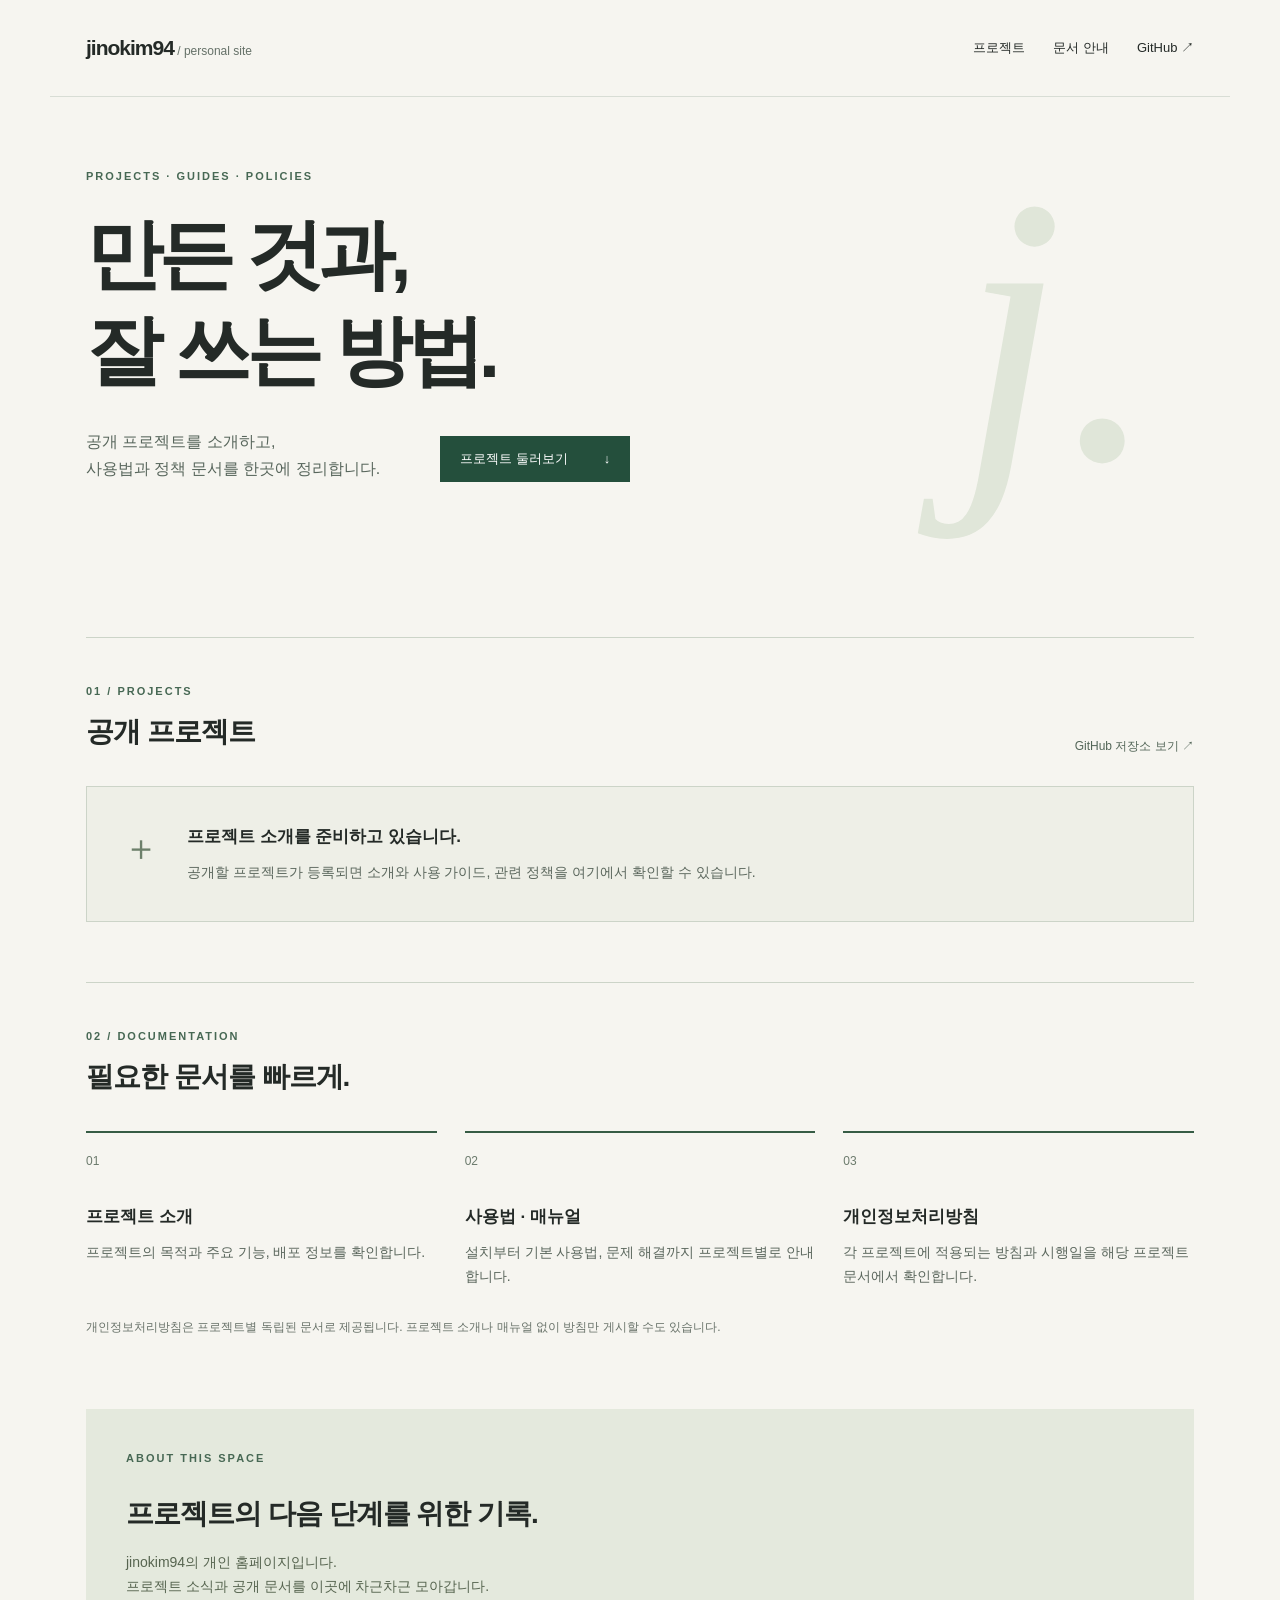
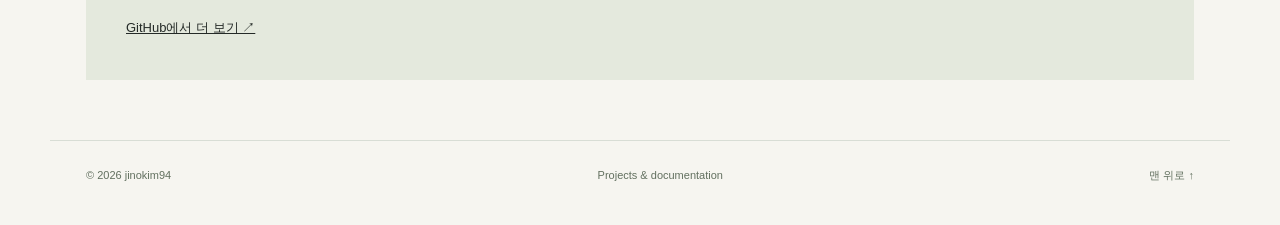
<file: index.html>
<!doctype html>
<html lang="ko"><head><meta charset="utf-8"><meta name="viewport" content="width=device-width,initial-scale=1"><meta name="description" content="jinokim94의 공개 프로젝트와 사용 가이드, 프로젝트별 정책 문서를 모았습니다."><title>jinokim94 — Projects & Docs</title><link rel="stylesheet" href="style.css"></head>
<body><a class="skip" href="#main">본문으로 이동</a><header><a class="brand" href="./">jinokim94<span> / personal site</span></a><nav aria-label="주요 메뉴"><a href="#projects">프로젝트</a><a href="#documents">문서 안내</a><a href="https://github.com/jinokim94">GitHub ↗</a></nav></header>
<main id="main"><section class="hero"><p class="eyebrow">PROJECTS · GUIDES · POLICIES</p><h1>만든 것과,<br>잘 쓰는 방법.</h1><div class="intro"><p>공개 프로젝트를 소개하고,<br>사용법과 정책 문서를 한곳에 정리합니다.</p><a class="button" href="#projects">프로젝트 둘러보기 <span>↓</span></a></div><span class="mark" aria-hidden="true">j.</span></section>
<section id="projects"><div class="section-title"><div><p class="eyebrow">01 / PROJECTS</p><h2>공개 프로젝트</h2></div><a href="https://github.com/jinokim94?tab=repositories&amp;type=public">GitHub 저장소 보기 ↗</a></div><div class="empty"><span class="number">＋</span><div><h3>프로젝트 소개를 준비하고 있습니다.</h3><p>공개할 프로젝트가 등록되면 소개와 사용 가이드, 관련 정책을 여기에서 확인할 수 있습니다.</p></div></div></section>
<section id="documents"><div class="section-title"><div><p class="eyebrow">02 / DOCUMENTATION</p><h2>필요한 문서를 빠르게.</h2></div></div><div class="docs"><article><span>01</span><h3>프로젝트 소개</h3><p>프로젝트의 목적과 주요 기능, 배포 정보를 확인합니다.</p></article><article><span>02</span><h3>사용법 · 매뉴얼</h3><p>설치부터 기본 사용법, 문제 해결까지 프로젝트별로 안내합니다.</p></article><article><span>03</span><h3>개인정보처리방침</h3><p>각 프로젝트에 적용되는 방침과 시행일을 해당 프로젝트 문서에서 확인합니다.</p></article></div><p class="note">개인정보처리방침은 프로젝트별 독립된 문서로 제공됩니다. 프로젝트 소개나 매뉴얼 없이 방침만 게시할 수도 있습니다.</p></section>
<section class="about"><p class="eyebrow">ABOUT THIS SPACE</p><h2>프로젝트의 다음 단계를 위한 기록.</h2><p>jinokim94의 개인 홈페이지입니다.<br>프로젝트 소식과 공개 문서를 이곳에 차근차근 모아갑니다.</p><a href="https://github.com/jinokim94">GitHub에서 더 보기 ↗</a></section></main><footer><span>© 2026 jinokim94</span><span>Projects & documentation</span><a href="#main">맨 위로 ↑</a></footer></body></html>
</file>
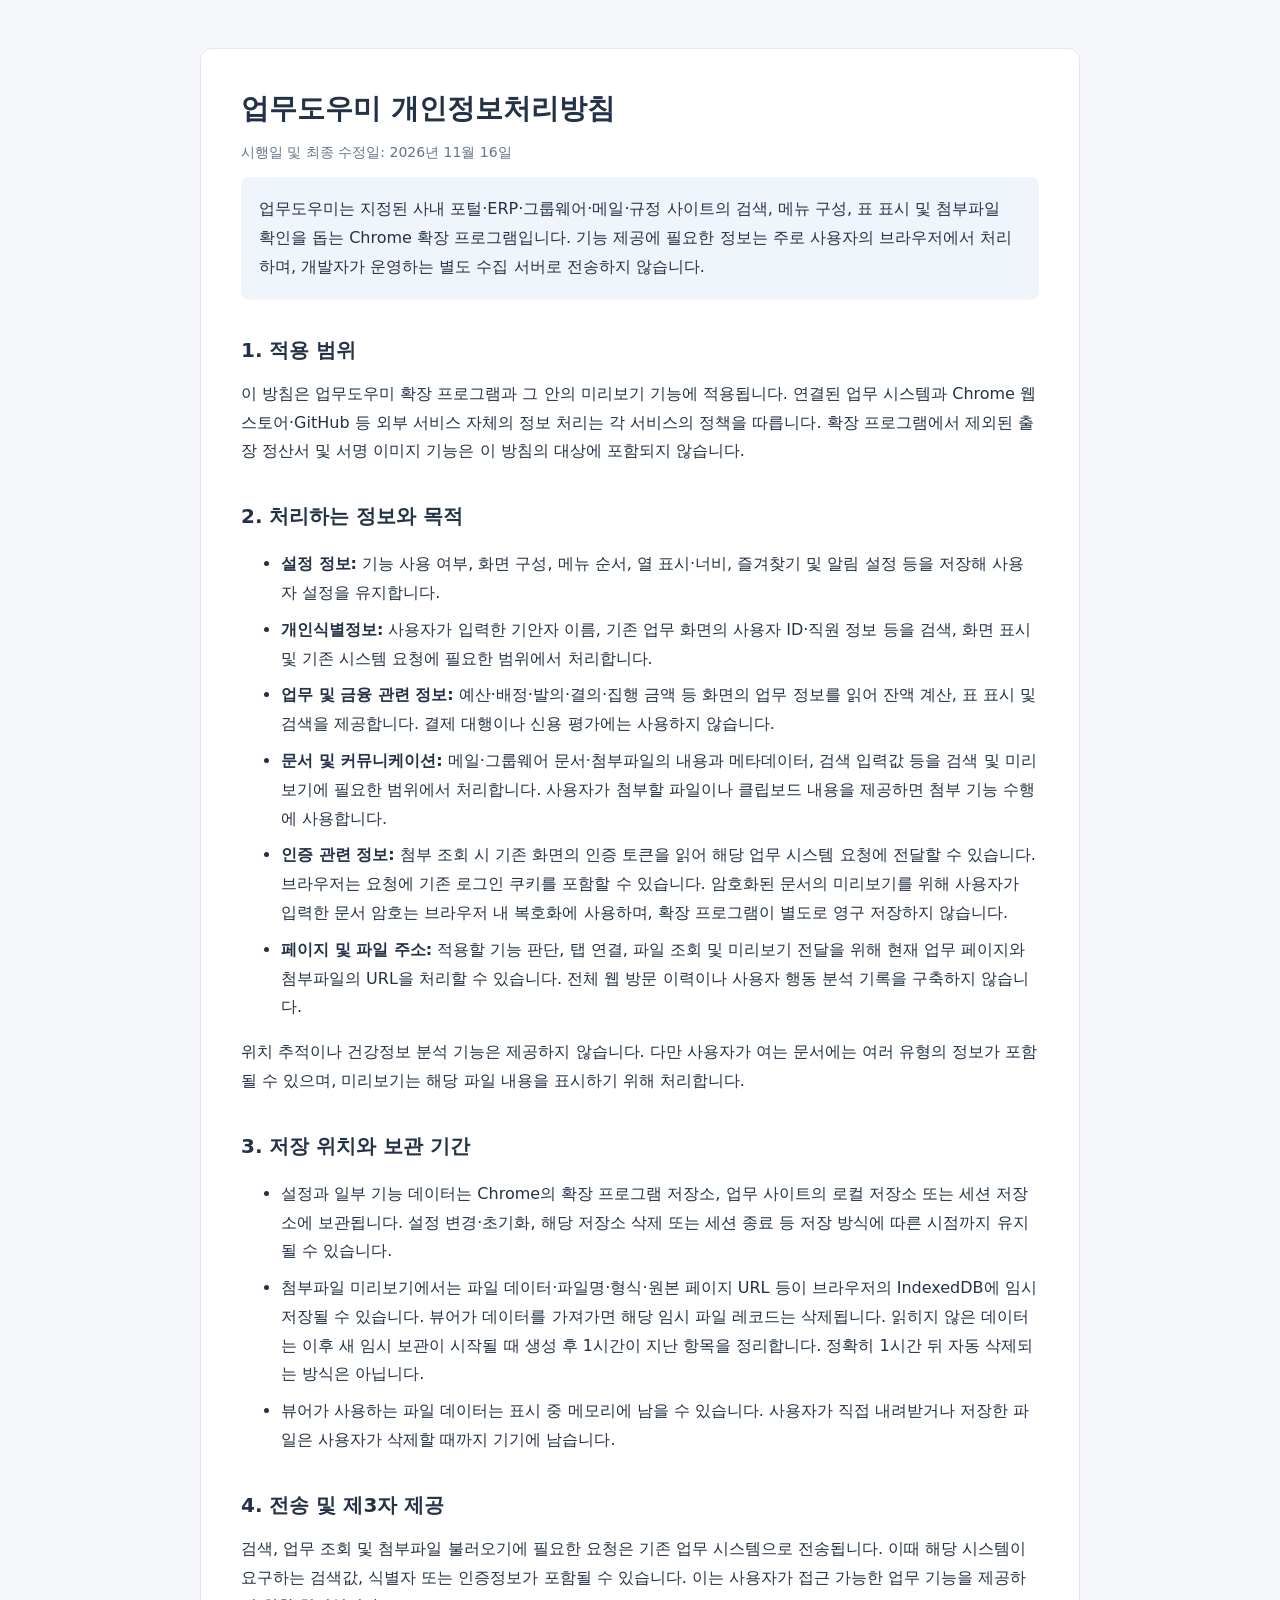
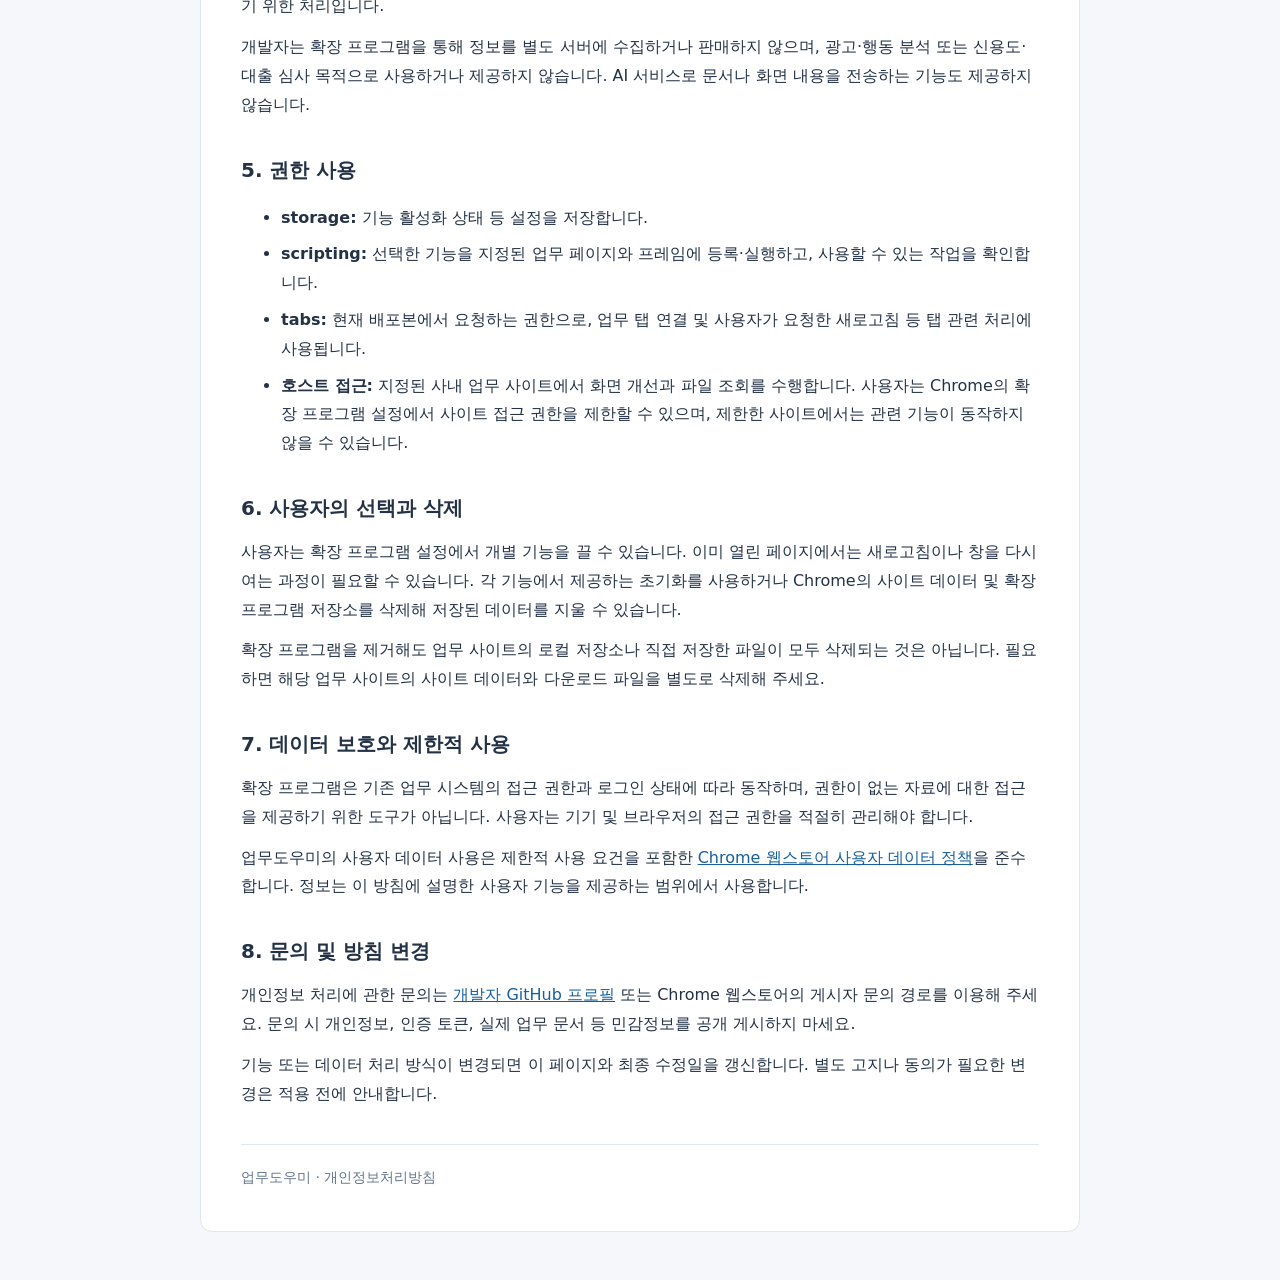
<file: ERP-CUSTOM/PrivacyPolicy/index.html>
<!doctype html>
<html lang="ko">
<head>
  <meta charset="utf-8">
  <meta name="viewport" content="width=device-width, initial-scale=1">
  <meta name="description" content="업무도우미 확장 프로그램의 개인정보 처리 및 데이터 사용 안내">
  <title>업무도우미 개인정보처리방침</title>
  <style>
    *{box-sizing:border-box}body{margin:0;background:#f5f7fa;color:#243247;font:16px/1.8 system-ui,"Malgun Gothic",sans-serif}main{max-width:880px;margin:48px auto;padding:40px;background:#fff;border:1px solid #e1e7ef;border-radius:12px}h1{font-size:28px;line-height:1.4;margin:0 0 12px}h2{font-size:20px;margin:32px 0 10px}p{margin:12px 0}.date{color:#64748b;font-size:14px}.intro{padding:18px;background:#f0f5fb;border-radius:8px}li{margin:8px 0}a{color:#175f9e;overflow-wrap:anywhere}footer{border-top:1px solid #e1e7ef;margin-top:36px;padding-top:20px;color:#64748b;font-size:14px}@media(max-width:600px){main{margin:0;padding:28px 20px;border:0;border-radius:0}h1{font-size:25px}}
  </style>
</head>
<body><main>
  <h1>업무도우미 개인정보처리방침</h1>
  <p class="date">시행일 및 최종 수정일: 2026년 11월 16일</p>
  <p class="intro">업무도우미는 지정된 사내 포털·ERP·그룹웨어·메일·규정 사이트의 검색, 메뉴 구성, 표 표시 및 첨부파일 확인을 돕는 Chrome 확장 프로그램입니다. 기능 제공에 필요한 정보는 주로 사용자의 브라우저에서 처리하며, 개발자가 운영하는 별도 수집 서버로 전송하지 않습니다.</p>

  <h2>1. 적용 범위</h2>
  <p>이 방침은 업무도우미 확장 프로그램과 그 안의 미리보기 기능에 적용됩니다. 연결된 업무 시스템과 Chrome 웹스토어·GitHub 등 외부 서비스 자체의 정보 처리는 각 서비스의 정책을 따릅니다. 확장 프로그램에서 제외된 출장 정산서 및 서명 이미지 기능은 이 방침의 대상에 포함되지 않습니다.</p>

  <h2>2. 처리하는 정보와 목적</h2>
  <ul>
    <li><strong>설정 정보:</strong> 기능 사용 여부, 화면 구성, 메뉴 순서, 열 표시·너비, 즐겨찾기 및 알림 설정 등을 저장해 사용자 설정을 유지합니다.</li>
    <li><strong>개인식별정보:</strong> 사용자가 입력한 기안자 이름, 기존 업무 화면의 사용자 ID·직원 정보 등을 검색, 화면 표시 및 기존 시스템 요청에 필요한 범위에서 처리합니다.</li>
    <li><strong>업무 및 금융 관련 정보:</strong> 예산·배정·발의·결의·집행 금액 등 화면의 업무 정보를 읽어 잔액 계산, 표 표시 및 검색을 제공합니다. 결제 대행이나 신용 평가에는 사용하지 않습니다.</li>
    <li><strong>문서 및 커뮤니케이션:</strong> 메일·그룹웨어 문서·첨부파일의 내용과 메타데이터, 검색 입력값 등을 검색 및 미리보기에 필요한 범위에서 처리합니다. 사용자가 첨부할 파일이나 클립보드 내용을 제공하면 첨부 기능 수행에 사용합니다.</li>
    <li><strong>인증 관련 정보:</strong> 첨부 조회 시 기존 화면의 인증 토큰을 읽어 해당 업무 시스템 요청에 전달할 수 있습니다. 브라우저는 요청에 기존 로그인 쿠키를 포함할 수 있습니다. 암호화된 문서의 미리보기를 위해 사용자가 입력한 문서 암호는 브라우저 내 복호화에 사용하며, 확장 프로그램이 별도로 영구 저장하지 않습니다.</li>
    <li><strong>페이지 및 파일 주소:</strong> 적용할 기능 판단, 탭 연결, 파일 조회 및 미리보기 전달을 위해 현재 업무 페이지와 첨부파일의 URL을 처리할 수 있습니다. 전체 웹 방문 이력이나 사용자 행동 분석 기록을 구축하지 않습니다.</li>
  </ul>
  <p>위치 추적이나 건강정보 분석 기능은 제공하지 않습니다. 다만 사용자가 여는 문서에는 여러 유형의 정보가 포함될 수 있으며, 미리보기는 해당 파일 내용을 표시하기 위해 처리합니다.</p>

  <h2>3. 저장 위치와 보관 기간</h2>
  <ul>
    <li>설정과 일부 기능 데이터는 Chrome의 확장 프로그램 저장소, 업무 사이트의 로컬 저장소 또는 세션 저장소에 보관됩니다. 설정 변경·초기화, 해당 저장소 삭제 또는 세션 종료 등 저장 방식에 따른 시점까지 유지될 수 있습니다.</li>
    <li>첨부파일 미리보기에서는 파일 데이터·파일명·형식·원본 페이지 URL 등이 브라우저의 IndexedDB에 임시 저장될 수 있습니다. 뷰어가 데이터를 가져가면 해당 임시 파일 레코드는 삭제됩니다. 읽히지 않은 데이터는 이후 새 임시 보관이 시작될 때 생성 후 1시간이 지난 항목을 정리합니다. 정확히 1시간 뒤 자동 삭제되는 방식은 아닙니다.</li>
    <li>뷰어가 사용하는 파일 데이터는 표시 중 메모리에 남을 수 있습니다. 사용자가 직접 내려받거나 저장한 파일은 사용자가 삭제할 때까지 기기에 남습니다.</li>
  </ul>

  <h2>4. 전송 및 제3자 제공</h2>
  <p>검색, 업무 조회 및 첨부파일 불러오기에 필요한 요청은 기존 업무 시스템으로 전송됩니다. 이때 해당 시스템이 요구하는 검색값, 식별자 또는 인증정보가 포함될 수 있습니다. 이는 사용자가 접근 가능한 업무 기능을 제공하기 위한 처리입니다.</p>
  <p>개발자는 확장 프로그램을 통해 정보를 별도 서버에 수집하거나 판매하지 않으며, 광고·행동 분석 또는 신용도·대출 심사 목적으로 사용하거나 제공하지 않습니다. AI 서비스로 문서나 화면 내용을 전송하는 기능도 제공하지 않습니다.</p>

  <h2>5. 권한 사용</h2>
  <ul>
    <li><strong>storage:</strong> 기능 활성화 상태 등 설정을 저장합니다.</li>
    <li><strong>scripting:</strong> 선택한 기능을 지정된 업무 페이지와 프레임에 등록·실행하고, 사용할 수 있는 작업을 확인합니다.</li>
    <li><strong>tabs:</strong> 현재 배포본에서 요청하는 권한으로, 업무 탭 연결 및 사용자가 요청한 새로고침 등 탭 관련 처리에 사용됩니다.</li>
    <li><strong>호스트 접근:</strong> 지정된 사내 업무 사이트에서 화면 개선과 파일 조회를 수행합니다. 사용자는 Chrome의 확장 프로그램 설정에서 사이트 접근 권한을 제한할 수 있으며, 제한한 사이트에서는 관련 기능이 동작하지 않을 수 있습니다.</li>
  </ul>

  <h2>6. 사용자의 선택과 삭제</h2>
  <p>사용자는 확장 프로그램 설정에서 개별 기능을 끌 수 있습니다. 이미 열린 페이지에서는 새로고침이나 창을 다시 여는 과정이 필요할 수 있습니다. 각 기능에서 제공하는 초기화를 사용하거나 Chrome의 사이트 데이터 및 확장 프로그램 저장소를 삭제해 저장된 데이터를 지울 수 있습니다.</p>
  <p>확장 프로그램을 제거해도 업무 사이트의 로컬 저장소나 직접 저장한 파일이 모두 삭제되는 것은 아닙니다. 필요하면 해당 업무 사이트의 사이트 데이터와 다운로드 파일을 별도로 삭제해 주세요.</p>

  <h2>7. 데이터 보호와 제한적 사용</h2>
  <p>확장 프로그램은 기존 업무 시스템의 접근 권한과 로그인 상태에 따라 동작하며, 권한이 없는 자료에 대한 접근을 제공하기 위한 도구가 아닙니다. 사용자는 기기 및 브라우저의 접근 권한을 적절히 관리해야 합니다.</p>
  <p>업무도우미의 사용자 데이터 사용은 제한적 사용 요건을 포함한 <a href="https://developer.chrome.com/docs/webstore/program-policies/user-data-faq">Chrome 웹스토어 사용자 데이터 정책</a>을 준수합니다. 정보는 이 방침에 설명한 사용자 기능을 제공하는 범위에서 사용합니다.</p>

  <h2>8. 문의 및 방침 변경</h2>
  <p>개인정보 처리에 관한 문의는 <a href="https://github.com/jinokim94">개발자 GitHub 프로필</a> 또는 Chrome 웹스토어의 게시자 문의 경로를 이용해 주세요. 문의 시 개인정보, 인증 토큰, 실제 업무 문서 등 민감정보를 공개 게시하지 마세요.</p>
  <p>기능 또는 데이터 처리 방식이 변경되면 이 페이지와 최종 수정일을 갱신합니다. 별도 고지나 동의가 필요한 변경은 적용 전에 안내합니다.</p>
  <footer>업무도우미 · 개인정보처리방침</footer>
</main></body></html>
</file>
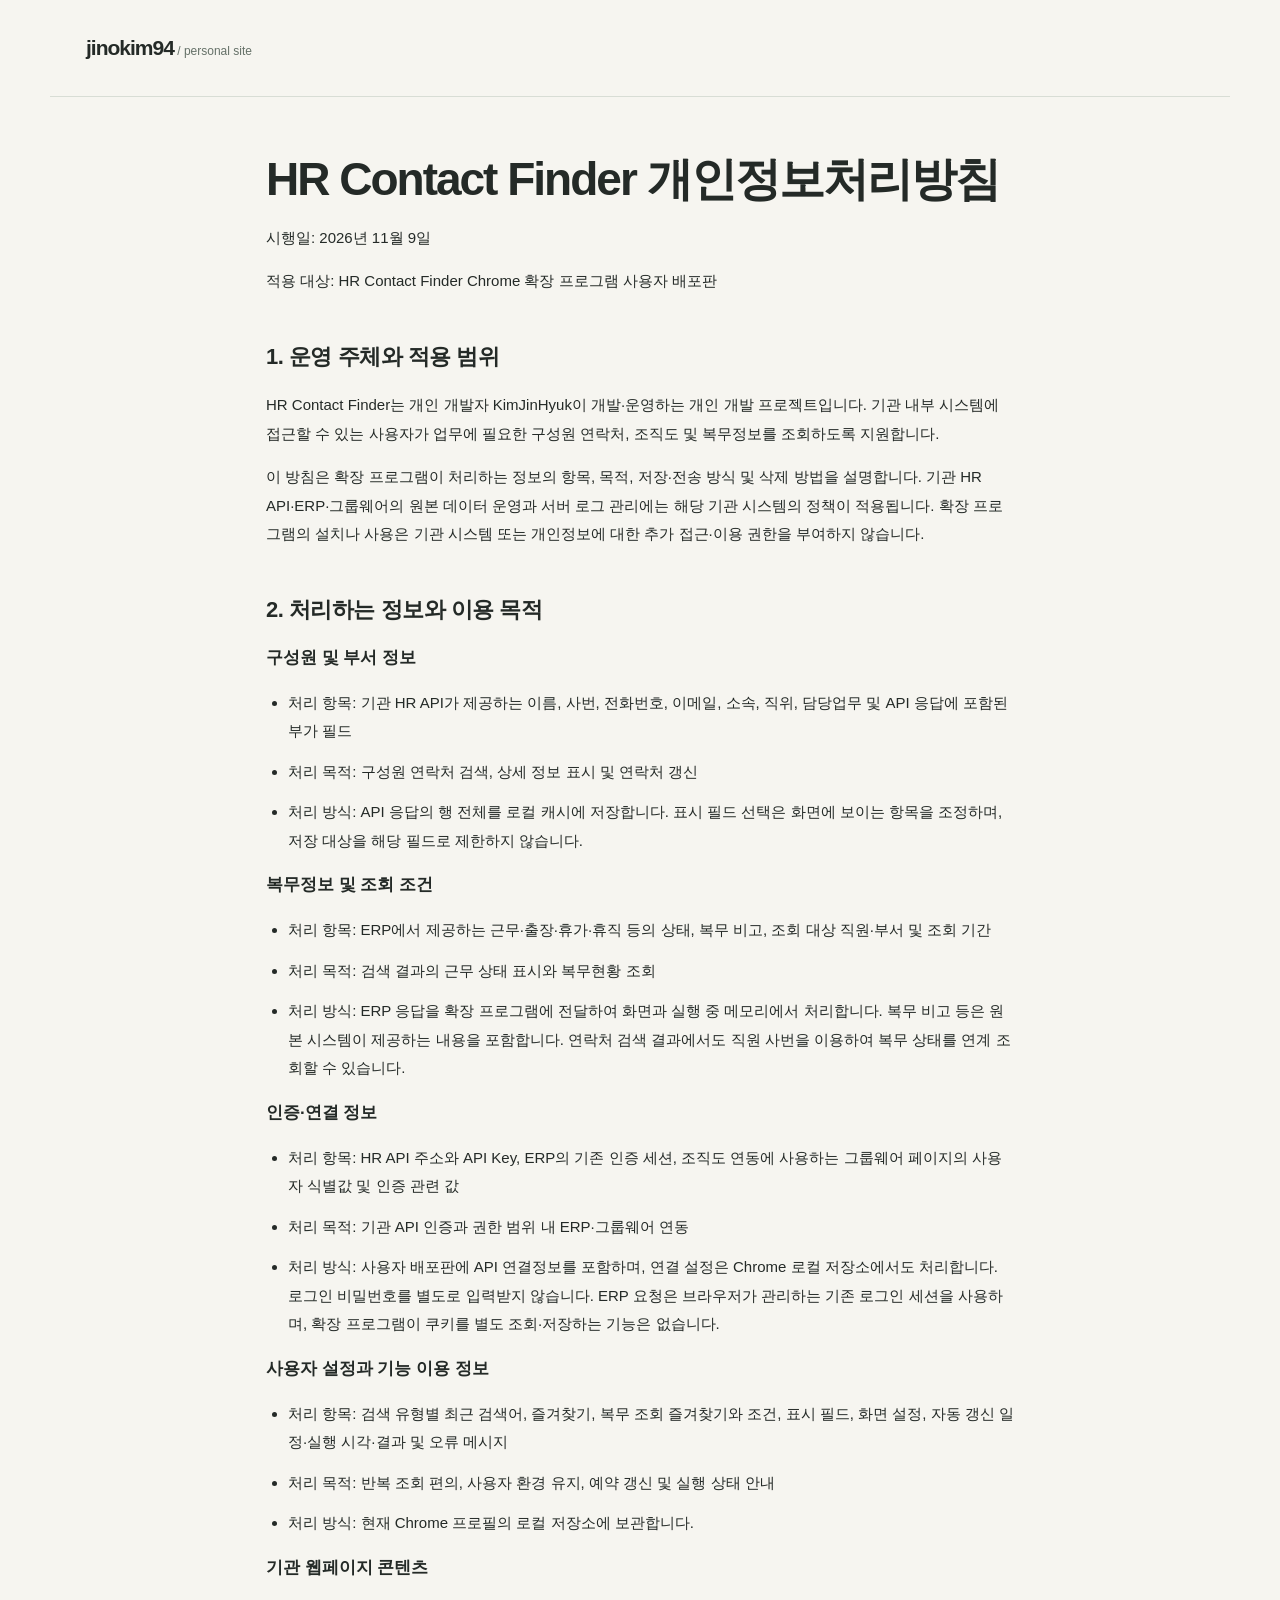
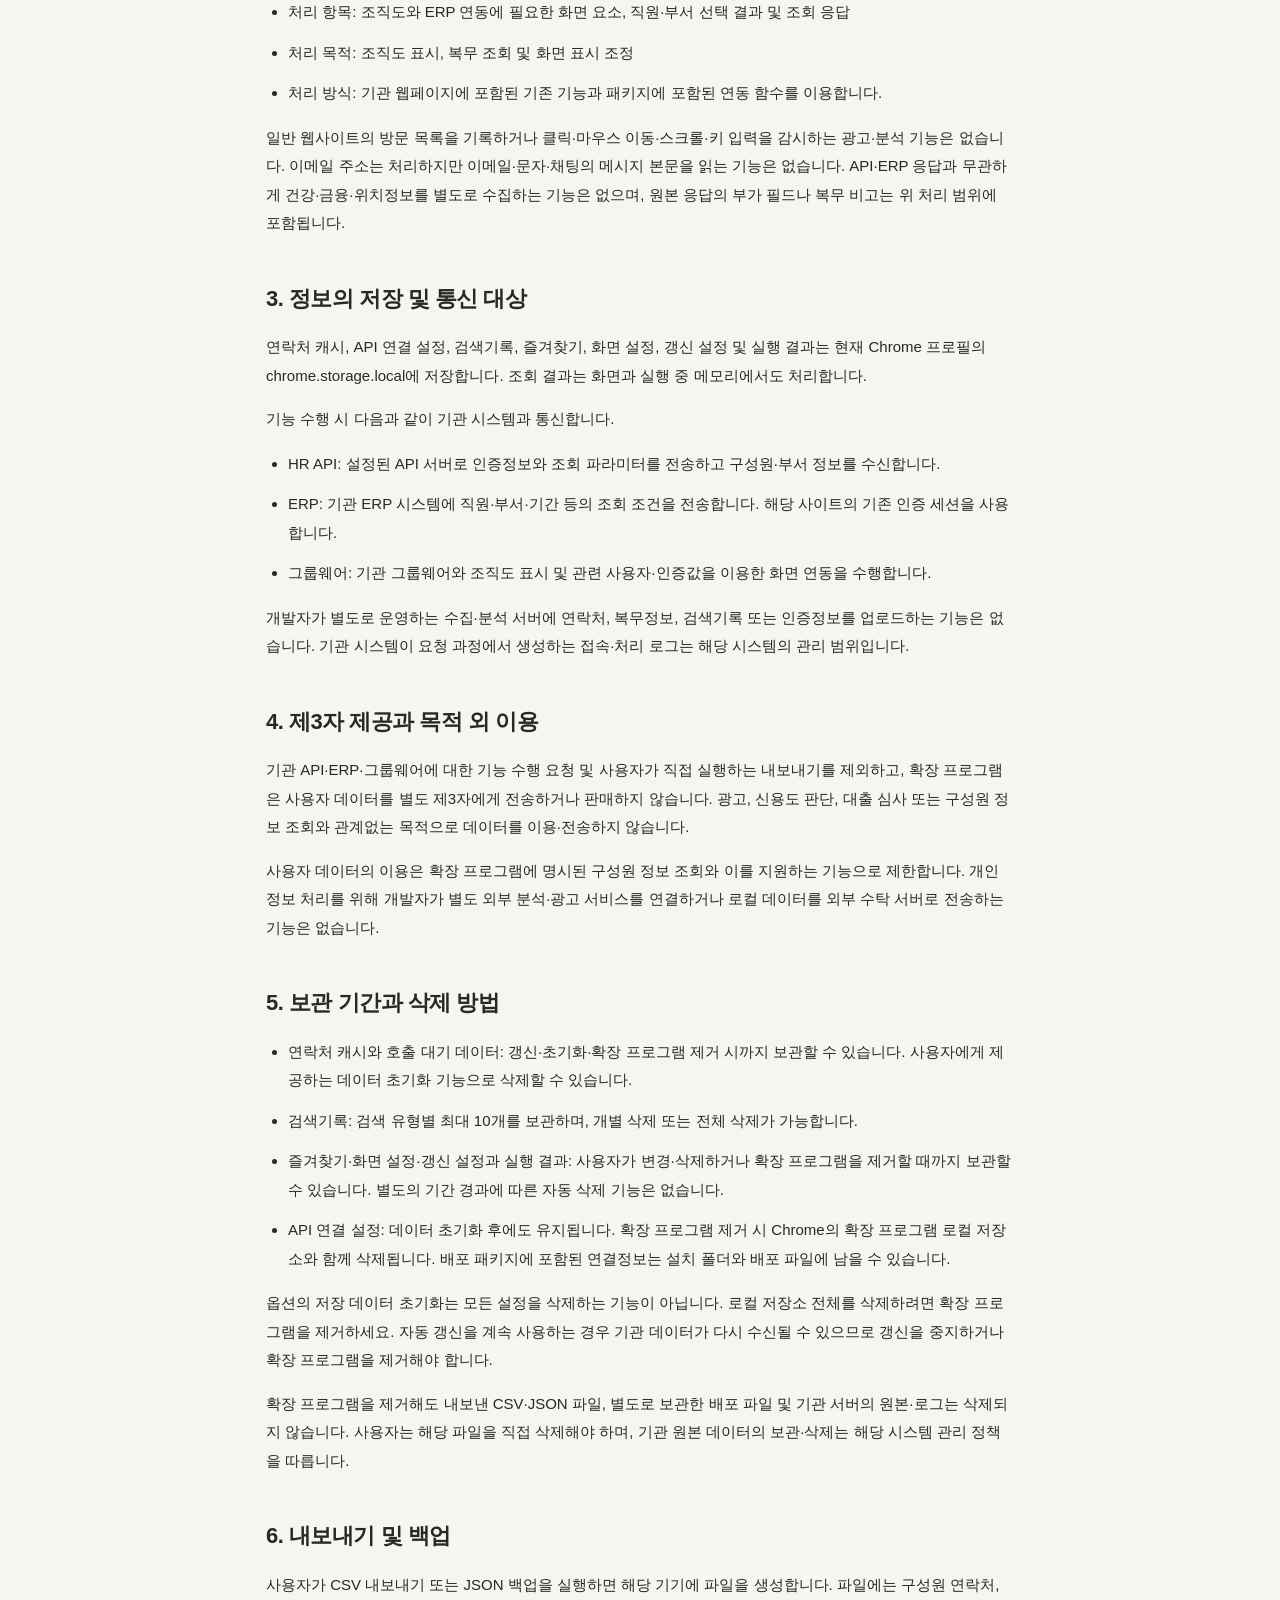
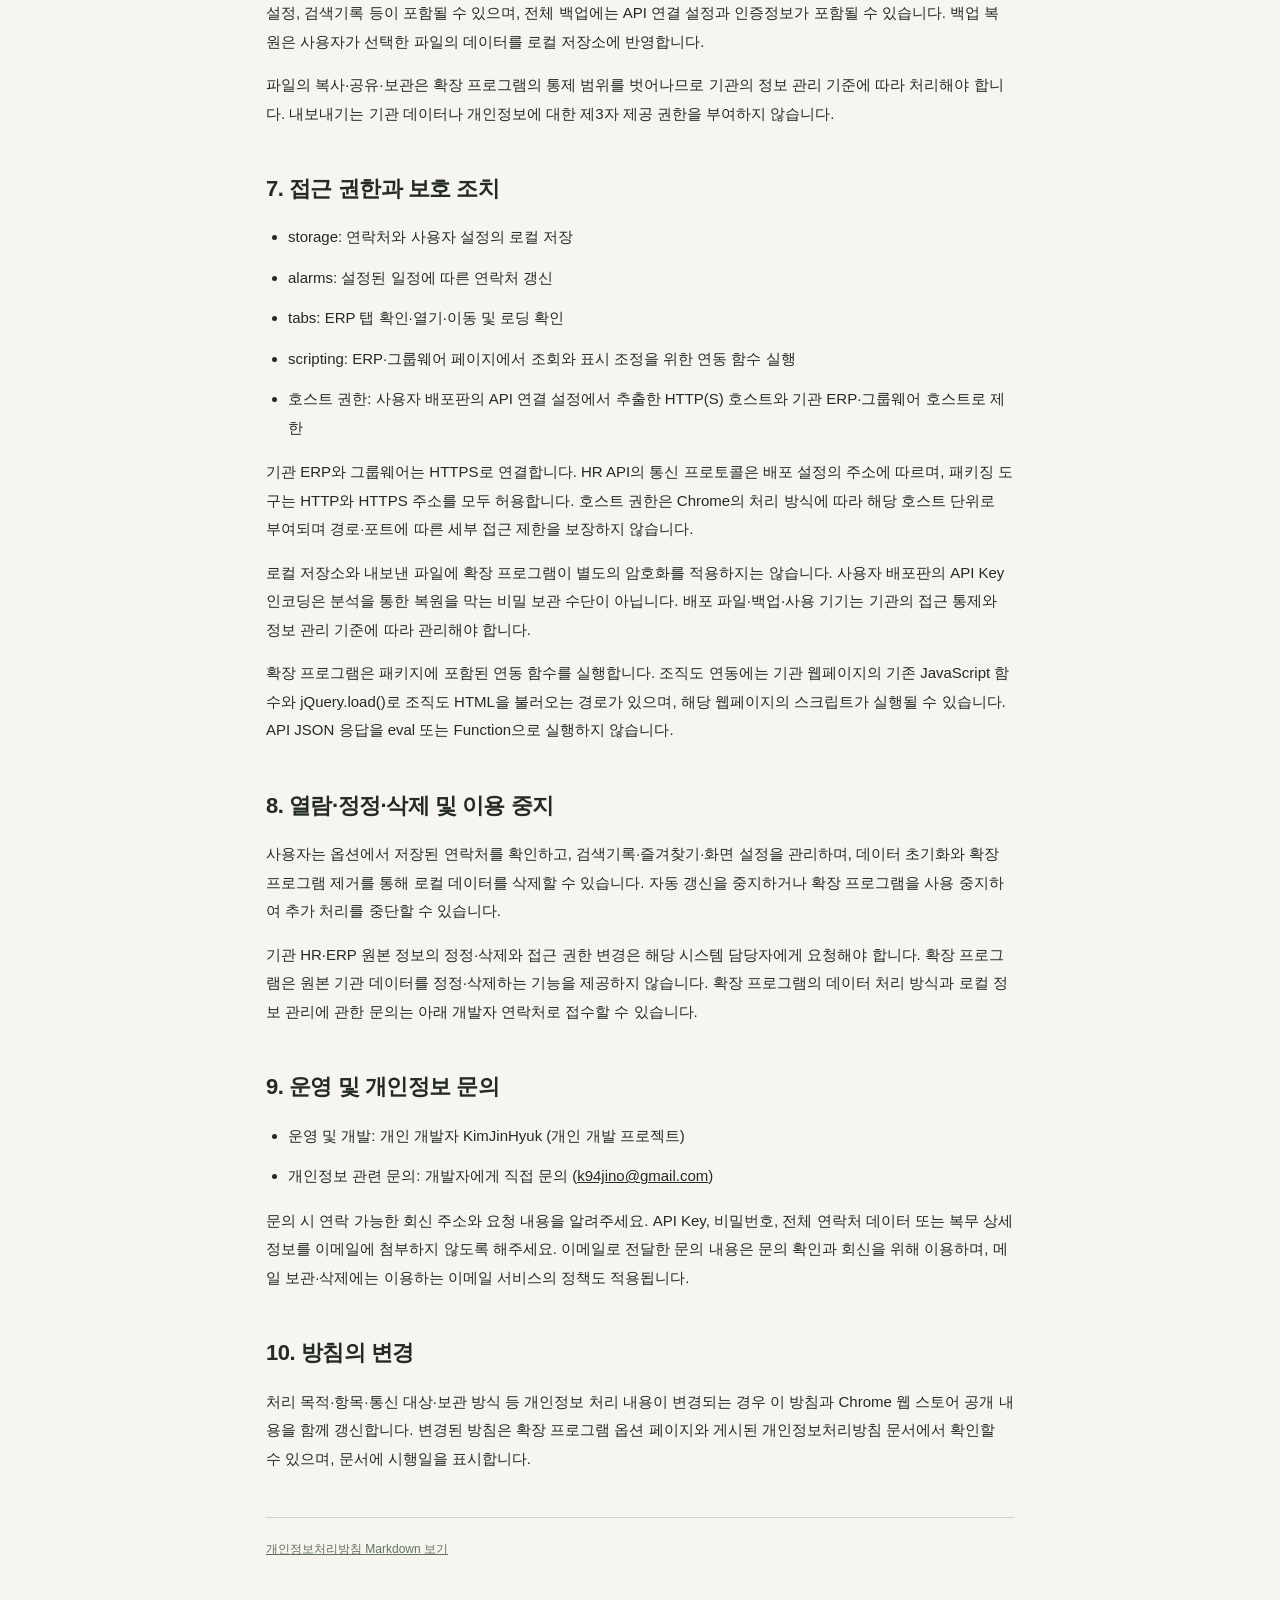
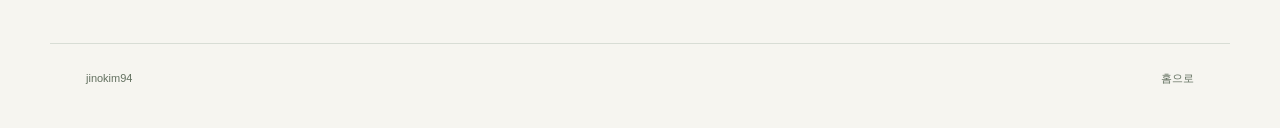
<file: userapi_extension/PrivacyPolicy/index.html>
<!doctype html>
<html lang="ko">
<head>
  <meta charset="utf-8">
  <meta name="viewport" content="width=device-width, initial-scale=1">
  <title>HR Contact Finder 개인정보처리방침</title>
  <link rel="canonical" href="https://jinokim94.github.io/userapi_extension/PrivacyPolicy/">
  <link rel="stylesheet" href="../../style.css">
  <style>
    .policy h2 {font-size:22px;margin:42px 0 16px;letter-spacing:-.5px}
    .policy p,.policy li {font-size:15px;line-height:1.9}
    .policy li {margin:12px 0}
    .policy blockquote {margin:28px 0;padding:16px 20px;border-left:3px solid #476854;background:#eeefe7;font-size:14px}
    .policy .source {border-top:1px solid #ccd4c8;margin-top:44px;padding-top:20px;font-size:12px;color:#62705f}
  </style>
</head>
<body>
  <a class="skip" href="#main">본문으로 이동</a>
  <header><a class="brand" href="../../">jinokim94<span> / personal site</span></a></header>
  <main id="main" class="document policy">
    <h1>HR Contact Finder 개인정보처리방침</h1>
    <p>시행일: 2026년 11월 9일</p>
    <p>적용 대상: HR Contact Finder Chrome 확장 프로그램 사용자 배포판</p>
    <h2>1. 운영 주체와 적용 범위</h2>
    <p>HR Contact Finder는 개인 개발자 KimJinHyuk이 개발·운영하는 개인 개발 프로젝트입니다. 기관 내부 시스템에 접근할 수 있는 사용자가 업무에 필요한 구성원 연락처, 조직도 및 복무정보를 조회하도록 지원합니다.</p>
    <p>이 방침은 확장 프로그램이 처리하는 정보의 항목, 목적, 저장·전송 방식 및 삭제 방법을 설명합니다. 기관 HR API·ERP·그룹웨어의 원본 데이터 운영과 서버 로그 관리에는 해당 기관 시스템의 정책이 적용됩니다. 확장 프로그램의 설치나 사용은 기관 시스템 또는 개인정보에 대한 추가 접근·이용 권한을 부여하지 않습니다.</p>
    <h2>2. 처리하는 정보와 이용 목적</h2>
    <h3>구성원 및 부서 정보</h3>
    <ul>
    <li>처리 항목: 기관 HR API가 제공하는 이름, 사번, 전화번호, 이메일, 소속, 직위, 담당업무 및 API 응답에 포함된 부가 필드</li>
    <li>처리 목적: 구성원 연락처 검색, 상세 정보 표시 및 연락처 갱신</li>
    <li>처리 방식: API 응답의 행 전체를 로컬 캐시에 저장합니다. 표시 필드 선택은 화면에 보이는 항목을 조정하며, 저장 대상을 해당 필드로 제한하지 않습니다.</li>
    </ul>
    <h3>복무정보 및 조회 조건</h3>
    <ul>
    <li>처리 항목: ERP에서 제공하는 근무·출장·휴가·휴직 등의 상태, 복무 비고, 조회 대상 직원·부서 및 조회 기간</li>
    <li>처리 목적: 검색 결과의 근무 상태 표시와 복무현황 조회</li>
    <li>처리 방식: ERP 응답을 확장 프로그램에 전달하여 화면과 실행 중 메모리에서 처리합니다. 복무 비고 등은 원본 시스템이 제공하는 내용을 포함합니다. 연락처 검색 결과에서도 직원 사번을 이용하여 복무 상태를 연계 조회할 수 있습니다.</li>
    </ul>
    <h3>인증·연결 정보</h3>
    <ul>
    <li>처리 항목: HR API 주소와 API Key, ERP의 기존 인증 세션, 조직도 연동에 사용하는 그룹웨어 페이지의 사용자 식별값 및 인증 관련 값</li>
    <li>처리 목적: 기관 API 인증과 권한 범위 내 ERP·그룹웨어 연동</li>
    <li>처리 방식: 사용자 배포판에 API 연결정보를 포함하며, 연결 설정은 Chrome 로컬 저장소에서도 처리합니다. 로그인 비밀번호를 별도로 입력받지 않습니다. ERP 요청은 브라우저가 관리하는 기존 로그인 세션을 사용하며, 확장 프로그램이 쿠키를 별도 조회·저장하는 기능은 없습니다.</li>
    </ul>
    <h3>사용자 설정과 기능 이용 정보</h3>
    <ul>
    <li>처리 항목: 검색 유형별 최근 검색어, 즐겨찾기, 복무 조회 즐겨찾기와 조건, 표시 필드, 화면 설정, 자동 갱신 일정·실행 시각·결과 및 오류 메시지</li>
    <li>처리 목적: 반복 조회 편의, 사용자 환경 유지, 예약 갱신 및 실행 상태 안내</li>
    <li>처리 방식: 현재 Chrome 프로필의 로컬 저장소에 보관합니다.</li>
    </ul>
    <h3>기관 웹페이지 콘텐츠</h3>
    <ul>
    <li>처리 항목: 조직도와 ERP 연동에 필요한 화면 요소, 직원·부서 선택 결과 및 조회 응답</li>
    <li>처리 목적: 조직도 표시, 복무 조회 및 화면 표시 조정</li>
    <li>처리 방식: 기관 웹페이지에 포함된 기존 기능과 패키지에 포함된 연동 함수를 이용합니다.</li>
    </ul>
    <p>일반 웹사이트의 방문 목록을 기록하거나 클릭·마우스 이동·스크롤·키 입력을 감시하는 광고·분석 기능은 없습니다. 이메일 주소는 처리하지만 이메일·문자·채팅의 메시지 본문을 읽는 기능은 없습니다. API·ERP 응답과 무관하게 건강·금융·위치정보를 별도로 수집하는 기능은 없으며, 원본 응답의 부가 필드나 복무 비고는 위 처리 범위에 포함됩니다.</p>
    <h2>3. 정보의 저장 및 통신 대상</h2>
    <p>연락처 캐시, API 연결 설정, 검색기록, 즐겨찾기, 화면 설정, 갱신 설정 및 실행 결과는 현재 Chrome 프로필의 chrome.storage.local에 저장합니다. 조회 결과는 화면과 실행 중 메모리에서도 처리합니다.</p>
    <p>기능 수행 시 다음과 같이 기관 시스템과 통신합니다.</p>
    <ul>
    <li>HR API: 설정된 API 서버로 인증정보와 조회 파라미터를 전송하고 구성원·부서 정보를 수신합니다.</li>
    <li>ERP: 기관 ERP 시스템에 직원·부서·기간 등의 조회 조건을 전송합니다. 해당 사이트의 기존 인증 세션을 사용합니다.</li>
    <li>그룹웨어: 기관 그룹웨어와 조직도 표시 및 관련 사용자·인증값을 이용한 화면 연동을 수행합니다.</li>
    </ul>
    <p>개발자가 별도로 운영하는 수집·분석 서버에 연락처, 복무정보, 검색기록 또는 인증정보를 업로드하는 기능은 없습니다. 기관 시스템이 요청 과정에서 생성하는 접속·처리 로그는 해당 시스템의 관리 범위입니다.</p>
    <h2>4. 제3자 제공과 목적 외 이용</h2>
    <p>기관 API·ERP·그룹웨어에 대한 기능 수행 요청 및 사용자가 직접 실행하는 내보내기를 제외하고, 확장 프로그램은 사용자 데이터를 별도 제3자에게 전송하거나 판매하지 않습니다. 광고, 신용도 판단, 대출 심사 또는 구성원 정보 조회와 관계없는 목적으로 데이터를 이용·전송하지 않습니다.</p>
    <p>사용자 데이터의 이용은 확장 프로그램에 명시된 구성원 정보 조회와 이를 지원하는 기능으로 제한합니다. 개인정보 처리를 위해 개발자가 별도 외부 분석·광고 서비스를 연결하거나 로컬 데이터를 외부 수탁 서버로 전송하는 기능은 없습니다.</p>
    <h2>5. 보관 기간과 삭제 방법</h2>
    <ul>
    <li>연락처 캐시와 호출 대기 데이터: 갱신·초기화·확장 프로그램 제거 시까지 보관할 수 있습니다. 사용자에게 제공하는 데이터 초기화 기능으로 삭제할 수 있습니다.</li>
    <li>검색기록: 검색 유형별 최대 10개를 보관하며, 개별 삭제 또는 전체 삭제가 가능합니다.</li>
    <li>즐겨찾기·화면 설정·갱신 설정과 실행 결과: 사용자가 변경·삭제하거나 확장 프로그램을 제거할 때까지 보관할 수 있습니다. 별도의 기간 경과에 따른 자동 삭제 기능은 없습니다.</li>
    <li>API 연결 설정: 데이터 초기화 후에도 유지됩니다. 확장 프로그램 제거 시 Chrome의 확장 프로그램 로컬 저장소와 함께 삭제됩니다. 배포 패키지에 포함된 연결정보는 설치 폴더와 배포 파일에 남을 수 있습니다.</li>
    </ul>
    <p>옵션의 저장 데이터 초기화는 모든 설정을 삭제하는 기능이 아닙니다. 로컬 저장소 전체를 삭제하려면 확장 프로그램을 제거하세요. 자동 갱신을 계속 사용하는 경우 기관 데이터가 다시 수신될 수 있으므로 갱신을 중지하거나 확장 프로그램을 제거해야 합니다.</p>
    <p>확장 프로그램을 제거해도 내보낸 CSV·JSON 파일, 별도로 보관한 배포 파일 및 기관 서버의 원본·로그는 삭제되지 않습니다. 사용자는 해당 파일을 직접 삭제해야 하며, 기관 원본 데이터의 보관·삭제는 해당 시스템 관리 정책을 따릅니다.</p>
    <h2>6. 내보내기 및 백업</h2>
    <p>사용자가 CSV 내보내기 또는 JSON 백업을 실행하면 해당 기기에 파일을 생성합니다. 파일에는 구성원 연락처, 설정, 검색기록 등이 포함될 수 있으며, 전체 백업에는 API 연결 설정과 인증정보가 포함될 수 있습니다. 백업 복원은 사용자가 선택한 파일의 데이터를 로컬 저장소에 반영합니다.</p>
    <p>파일의 복사·공유·보관은 확장 프로그램의 통제 범위를 벗어나므로 기관의 정보 관리 기준에 따라 처리해야 합니다. 내보내기는 기관 데이터나 개인정보에 대한 제3자 제공 권한을 부여하지 않습니다.</p>
    <h2>7. 접근 권한과 보호 조치</h2>
    <ul>
    <li>storage: 연락처와 사용자 설정의 로컬 저장</li>
    <li>alarms: 설정된 일정에 따른 연락처 갱신</li>
    <li>tabs: ERP 탭 확인·열기·이동 및 로딩 확인</li>
    <li>scripting: ERP·그룹웨어 페이지에서 조회와 표시 조정을 위한 연동 함수 실행</li>
    <li>호스트 권한: 사용자 배포판의 API 연결 설정에서 추출한 HTTP(S) 호스트와 기관 ERP·그룹웨어 호스트로 제한</li>
    </ul>
    <p>기관 ERP와 그룹웨어는 HTTPS로 연결합니다. HR API의 통신 프로토콜은 배포 설정의 주소에 따르며, 패키징 도구는 HTTP와 HTTPS 주소를 모두 허용합니다. 호스트 권한은 Chrome의 처리 방식에 따라 해당 호스트 단위로 부여되며 경로·포트에 따른 세부 접근 제한을 보장하지 않습니다.</p>
    <p>로컬 저장소와 내보낸 파일에 확장 프로그램이 별도의 암호화를 적용하지는 않습니다. 사용자 배포판의 API Key 인코딩은 분석을 통한 복원을 막는 비밀 보관 수단이 아닙니다. 배포 파일·백업·사용 기기는 기관의 접근 통제와 정보 관리 기준에 따라 관리해야 합니다.</p>
    <p>확장 프로그램은 패키지에 포함된 연동 함수를 실행합니다. 조직도 연동에는 기관 웹페이지의 기존 JavaScript 함수와 jQuery.load()로 조직도 HTML을 불러오는 경로가 있으며, 해당 웹페이지의 스크립트가 실행될 수 있습니다. API JSON 응답을 eval 또는 Function으로 실행하지 않습니다.</p>
    <h2>8. 열람·정정·삭제 및 이용 중지</h2>
    <p>사용자는 옵션에서 저장된 연락처를 확인하고, 검색기록·즐겨찾기·화면 설정을 관리하며, 데이터 초기화와 확장 프로그램 제거를 통해 로컬 데이터를 삭제할 수 있습니다. 자동 갱신을 중지하거나 확장 프로그램을 사용 중지하여 추가 처리를 중단할 수 있습니다.</p>
    <p>기관 HR·ERP 원본 정보의 정정·삭제와 접근 권한 변경은 해당 시스템 담당자에게 요청해야 합니다. 확장 프로그램은 원본 기관 데이터를 정정·삭제하는 기능을 제공하지 않습니다. 확장 프로그램의 데이터 처리 방식과 로컬 정보 관리에 관한 문의는 아래 개발자 연락처로 접수할 수 있습니다.</p>
    <h2>9. 운영 및 개인정보 문의</h2>
    <ul>
    <li>운영 및 개발: 개인 개발자 KimJinHyuk (개인 개발 프로젝트)</li>
    <li>개인정보 관련 문의: 개발자에게 직접 문의 (<a href="mailto:k94jino@gmail.com">k94jino@gmail.com</a>)</li>
    </ul>
    <p>문의 시 연락 가능한 회신 주소와 요청 내용을 알려주세요. API Key, 비밀번호, 전체 연락처 데이터 또는 복무 상세정보를 이메일에 첨부하지 않도록 해주세요. 이메일로 전달한 문의 내용은 문의 확인과 회신을 위해 이용하며, 메일 보관·삭제에는 이용하는 이메일 서비스의 정책도 적용됩니다.</p>
    <h2>10. 방침의 변경</h2>
    <p>처리 목적·항목·통신 대상·보관 방식 등 개인정보 처리 내용이 변경되는 경우 이 방침과 Chrome 웹 스토어 공개 내용을 함께 갱신합니다. 변경된 방침은 확장 프로그램 옵션 페이지와 게시된 개인정보처리방침 문서에서 확인할 수 있으며, 문서에 시행일을 표시합니다.</p>
    <p class="source"><a href="PRIVACY_POLICY.md">개인정보처리방침 Markdown 보기</a></p>
  </main>
  <footer><span>jinokim94</span><a href="../../">홈으로</a></footer>
</body>
</html>
</file>
<file: style.css>
*{box-sizing:border-box}html{scroll-behavior:smooth;scroll-padding-top:30px}body{margin:0;background:#f6f5f0;color:#242a27;font-family:Arial,"Malgun Gothic",sans-serif;line-height:1.7}a{color:inherit;text-decoration:none}a:hover{text-decoration:underline}a:focus-visible{outline:3px solid #226748;outline-offset:5px}.skip{position:absolute;left:20px;top:-80px;background:white;padding:10px}.skip:focus{top:10px;z-index:5}header,main,footer{max-width:1180px;margin:auto}header{display:flex;align-items:center;justify-content:space-between;padding:30px 36px;border-bottom:1px solid #d8ddd5}.brand{font-weight:800;font-size:21px;letter-spacing:-1px}.brand span{font-size:12px;font-weight:400;color:#657168;letter-spacing:0}nav{display:flex;gap:28px;font-size:13px}main{padding:0 36px}.hero{min-height:540px;position:relative;padding:70px 0 60px;overflow:hidden}.eyebrow{font-size:11px;letter-spacing:2px;font-weight:700;color:#476854;margin:0 0 22px}h1{font-size:clamp(48px,6vw,78px);line-height:1.24;letter-spacing:-5px;margin:0 0 30px;font-weight:800}.intro{display:flex;align-items:end;gap:60px;position:relative;z-index:1}.intro p{color:#58665c;font-size:16px;margin:0}.button{display:flex;gap:36px;background:#244f3c;color:white;padding:12px 20px;font-size:13px}.mark{position:absolute;right:35px;top:5px;font-family:Georgia,serif;font-size:380px;font-style:italic;line-height:1.2;color:#e0e6d9;pointer-events:none}.section-title{display:flex;justify-content:space-between;align-items:end;margin-bottom:30px}.section-title .eyebrow{margin-bottom:8px}h2{font-size:28px;letter-spacing:-1px;margin:0}.section-title>a{font-size:12px;color:#526557}section#projects,section#documents{border-top:1px solid #ccd4c8;padding:44px 0 60px}.empty{border:1px solid #ccd4c8;display:flex;gap:28px;padding:36px;background:#eeefe7}.number{font-size:36px;color:#6d806b;line-height:1.4}h3{font-size:17px;margin:0 0 9px}.empty p,.docs p{font-size:14px;color:#5b675d;margin:0}.docs{display:grid;grid-template-columns:repeat(3,1fr);gap:28px}.docs article{border-top:2px solid #365c45;padding-top:18px}.docs article>span{font-size:12px;color:#6b7a6c;display:block;margin-bottom:32px}.note{font-size:12px;color:#687269;margin-top:28px}.about{background:#e4e9dd;padding:40px;margin:0 0 60px}.about p:not(.eyebrow){color:#56644f;font-size:14px}.about>a{font-size:13px;text-decoration:underline}footer{display:flex;justify-content:space-between;padding:25px 36px 40px;border-top:1px solid #d8ddd5;font-size:11px;color:#62705f}@media(max-width:650px){header{padding:22px;align-items:start}.brand span{display:block}nav{gap:14px;font-size:12px}main{padding:0 22px}.hero{padding-top:50px;min-height:480px}h1{letter-spacing:-3px}.mark{font-size:240px;right:-10px;top:30px;opacity:.6}.intro{align-items:start;flex-direction:column;gap:24px}.section-title{align-items:start;gap:20px;flex-direction:column}.docs{grid-template-columns:1fr;gap:30px}.docs article>span{margin-bottom:14px}.empty{padding:24px;gap:16px}.about{padding:26px}h2{font-size:24px}footer{padding:24px 22px;flex-wrap:wrap;gap:15px}}@media(prefers-reduced-motion:reduce){html{scroll-behavior:auto}}
/* Standalone project documents */
.document{max-width:820px;padding-top:54px;padding-bottom:70px;overflow-wrap:anywhere}.document h1{font-size:clamp(30px,5vw,46px);letter-spacing:-2px;margin-bottom:16px}.document .meta{font-size:13px;color:#62705f;border-bottom:1px solid #ccd4c8;padding-bottom:24px;margin-bottom:36px}.document section{margin:32px 0}.document section h2{font-size:21px;margin-bottom:12px}.document section p{font-size:15px}.document .draft{background:#eeefe7;border-left:3px solid #476854;padding:16px;font-size:14px}.document a{text-decoration:underline}.document ul{padding-left:22px}
</file>
